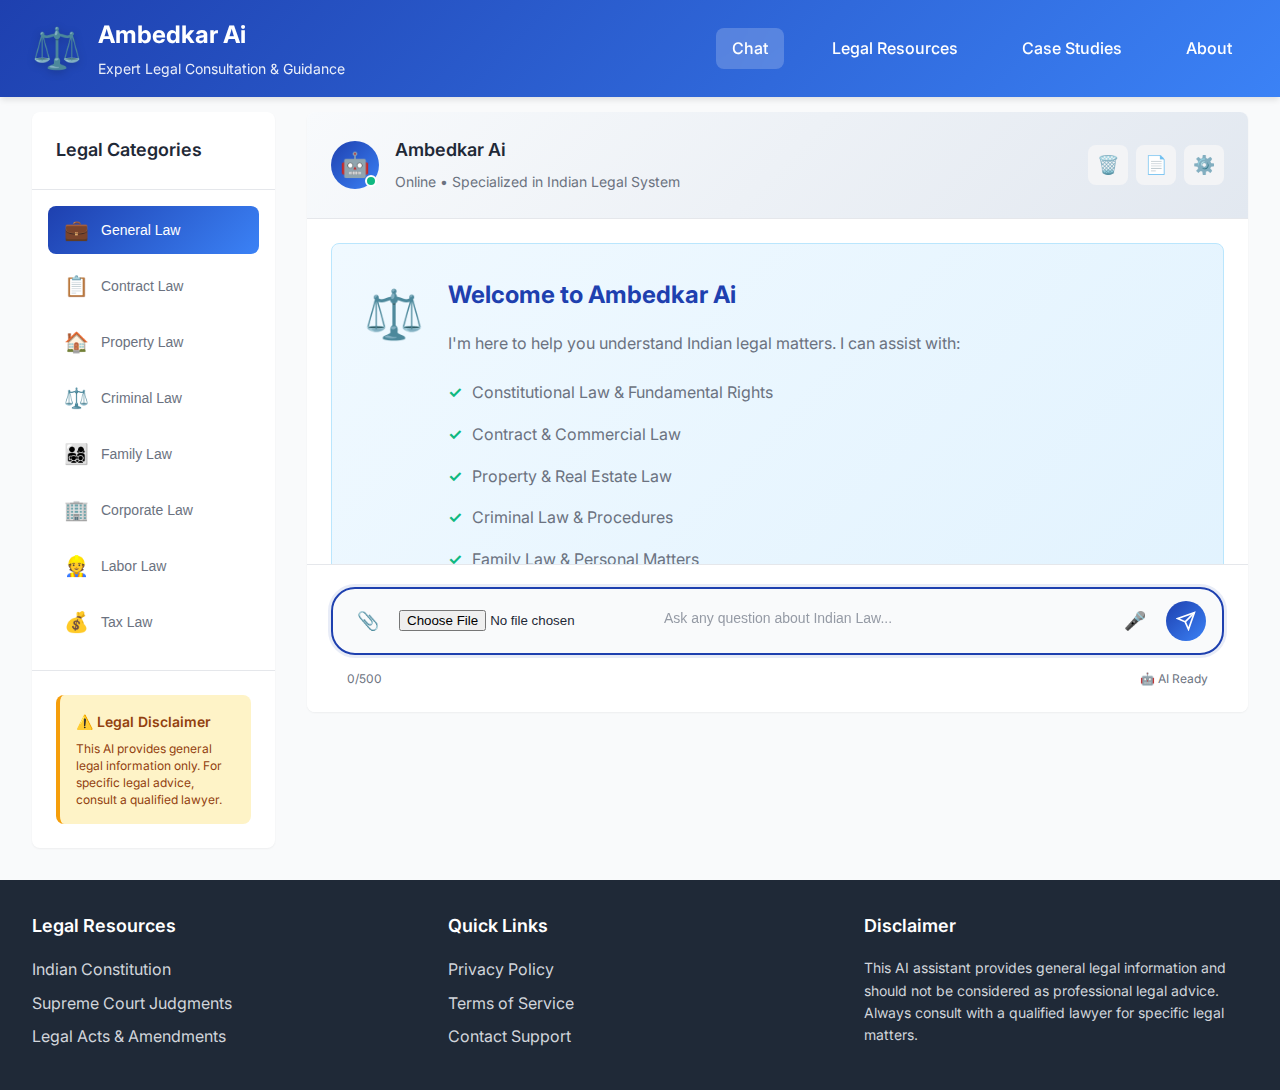
<file: index.html>
<!DOCTYPE html>
<html lang="en">
<head>
    <meta charset="UTF-8">
    <meta name="viewport" content="width=device-width, initial-scale=1.0">
    <title>Ambedkar Ai - Legal Consultation Chat</title>
    <link rel="stylesheet" href="style.css">
    <link href="https://fonts.googleapis.com/css2?family=Inter:wght@300;400;500;600;700&display=swap" rel="stylesheet">
    <link rel="icon" href="data:image/svg+xml,<svg xmlns='http://www.w3.org/2000/svg' viewBox='0 0 100 100'><text y='.9em' font-size='90'>⚖️</text></svg>">
</head>
<body>
    <!-- Header -->
    <header class="main-header">
        <div class="header-container">
            <div class="logo-section">
                <div class="logo">⚖️</div>
                <div class="brand-info">
                    <h1>Ambedkar Ai</h1>
                    <p>Expert Legal Consultation & Guidance</p>
                </div>
            </div>
            <nav class="nav-menu">
                <a href="#" class="nav-link active">Chat</a>
                <a href="#" class="nav-link">Legal Resources</a>
                <a href="#" class="nav-link">Case Studies</a>
                <a href="#" class="nav-link">About</a>
            </nav>
        </div>
    </header>

    <!-- Main Content -->
    <main class="main-content">
        <!-- Sidebar -->
        <aside class="sidebar">
            <div class="sidebar-header">
                <h3>Legal Categories</h3>
            </div>
            <div class="category-list">
                <button class="category-btn active" onclick="setCategory('general')">
                    <span class="category-icon">💼</span>
                    General Law
                </button>
                <button class="category-btn" onclick="setCategory('contract')">
                    <span class="category-icon">📋</span>
                    Contract Law
                </button>
                <button class="category-btn" onclick="setCategory('property')">
                    <span class="category-icon">🏠</span>
                    Property Law
                </button>
                <button class="category-btn" onclick="setCategory('criminal')">
                    <span class="category-icon">⚖️</span>
                    Criminal Law
                </button>
                <button class="category-btn" onclick="setCategory('family')">
                    <span class="category-icon">👨‍👩‍👧‍👦</span>
                    Family Law
                </button>
                <button class="category-btn" onclick="setCategory('corporate')">
                    <span class="category-icon">🏢</span>
                    Corporate Law
                </button>
                <button class="category-btn" onclick="setCategory('labor')">
                    <span class="category-icon">👷</span>
                    Labor Law
                </button>
                <button class="category-btn" onclick="setCategory('tax')">
                    <span class="category-icon">💰</span>
                    Tax Law
                </button>
            </div>
            
            <div class="sidebar-footer">
                <div class="disclaimer">
                    <h4>⚠️ Legal Disclaimer</h4>
                    <p>This AI provides general legal information only. For specific legal advice, consult a qualified lawyer.</p>
                </div>
            </div>
        </aside>

        <!-- Chat Area -->
        <section class="chat-section">
            <div class="chat-container">
                <!-- Chat Header -->
                <div class="chat-header">
                    <div class="chat-info">
                        <div class="bot-avatar">
                            <div class="avatar-icon">🤖</div>
                            <div class="status-indicator"></div>
                        </div>
                        <div class="bot-details">
                            <h3>Ambedkar Ai</h3>
                            <span class="status">Online • Specialized in Indian Legal System</span>
                        </div>
                    </div>
                    <div class="chat-actions">
                        <button class="action-btn" title="Clear Chat" onclick="clearChat()">🗑️</button>
                        <button class="action-btn" title="Export Chat">📄</button>
                        <button class="action-btn" title="Settings">⚙️</button>
                    </div>
                </div>

                <!-- Chat Messages -->
                <div class="chat-messages" id="chatMessages">
                    <!-- Welcome Message -->
                    <div class="welcome-section">
                        <div class="welcome-avatar">⚖️</div>
                        <div class="welcome-content">
                            <h2>Welcome to Ambedkar Ai</h2>
                            <p>I'm here to help you understand Indian legal matters. I can assist with:</p>
                            <ul>
                                <li>Constitutional Law & Fundamental Rights</li>
                                <li>Contract & Commercial Law</li>
                                <li>Property & Real Estate Law</li>
                                <li>Criminal Law & Procedures</li>
                                <li>Family Law & Personal Matters</li>
                                <li>Corporate & Business Law</li>
                            </ul>
                            <p class="welcome-note">Ask me any legal question to get started!</p>
                        </div>
                    </div>

                    <!-- Typing Indicator -->
                    <div class="typing-indicator" id="typingIndicator" style="display: none;">
                        <div class="message-avatar">🤖</div>
                        <div class="typing-bubble">
                            <div class="typing-dots">
                                <span></span>
                                <span></span>
                                <span></span>
                            </div>
                            <span class="typing-text">AI is analyzing your legal query...</span>
                        </div>
                    </div>
                </div>

                <!-- Quick Suggestions -->
                <!-- <div class="quick-suggestions">
                    <div class="suggestions-header">
                        <span>💡 Quick Questions</span>
                    </div>
                    <div class="suggestions-grid">
                        <button class="suggestion-btn" onclick="sendQuickMessage('What are the fundamental rights under Indian Constitution?')">
                            📜 Fundamental Rights
                        </button>
                        <button class="suggestion-btn" onclick="sendQuickMessage('How to register a property in India?')">
                            🏠 Property Registration
                        </button>
                        <button class="suggestion-btn" onclick="sendQuickMessage('What is the process for filing an FIR?')">
                            🚔 Filing FIR
                        </button>
                        <button class="suggestion-btn" onclick="sendQuickMessage('What are the grounds for divorce in India?')">
                            💔 Divorce Laws
                        </button>
                        <button class="suggestion-btn" onclick="sendQuickMessage('How to start a company in India?')">
                            🏢 Company Registration
                        </button>
                        <button class="suggestion-btn" onclick="sendQuickMessage('What are employee rights in India?')">
                            👷 Employee Rights
                        </button>
                    </div>
                </div> -->

                <!-- Chat Input -->
                <div class="chat-input-container">
                    <div class="input-wrapper">
                        <div class="chat-input">
                            <button class="attachment-btn" title="Attach document">📎</button>
                            <input type="file" id="fileInput" accept=".pdf,.doc,.docx,.txt">
                            <input type="text" id="messageInput" placeholder="Ask any question about Indian Law..." autocomplete="off">
                            <button class="voice-btn" title="Voice input">🎤</button>
                            <button class="send-btn" id="sendBtn" onclick="sendMessage()">
                                <svg width="20" height="20" viewBox="0 0 24 24" fill="none" stroke="currentColor" stroke-width="2">
                                    <line x1="22" y1="2" x2="11" y2="13"></line>
                                    <polygon points="22,2 15,22 11,13 2,9"></polygon>
                                </svg>
                            </button>
                        </div>
                        <div class="input-footer">
                            <span class="char-count" id="charCount">0/500</span>
                            <span class="ai-status">🤖 AI Ready</span>
                        </div>
                    </div>
                </div>
            </div>
        </section>
    </main>

    <!-- Footer -->
    <footer class="main-footer">
        <div class="footer-content">
            <div class="footer-section">
                <h4>Legal Resources</h4>
                <ul>
                    <li><a href="#">Indian Constitution</a></li>
                    <li><a href="#">Supreme Court Judgments</a></li>
                    <li><a href="#">Legal Acts & Amendments</a></li>
                </ul>
            </div>
            <div class="footer-section">
                <h4>Quick Links</h4>
                <ul>
                    <li><a href="#">Privacy Policy</a></li>
                    <li><a href="#">Terms of Service</a></li>
                    <li><a href="#">Contact Support</a></li>
                </ul>
            </div>
            <div class="footer-section">
                <h4>Disclaimer</h4>
                <p>This AI assistant provides general legal information and should not be considered as professional legal advice. Always consult with a qualified lawyer for specific legal matters.</p>
            </div>
        </div>
    </footer>

    <script src="script.js"></script>
</body>
</html>
</file>
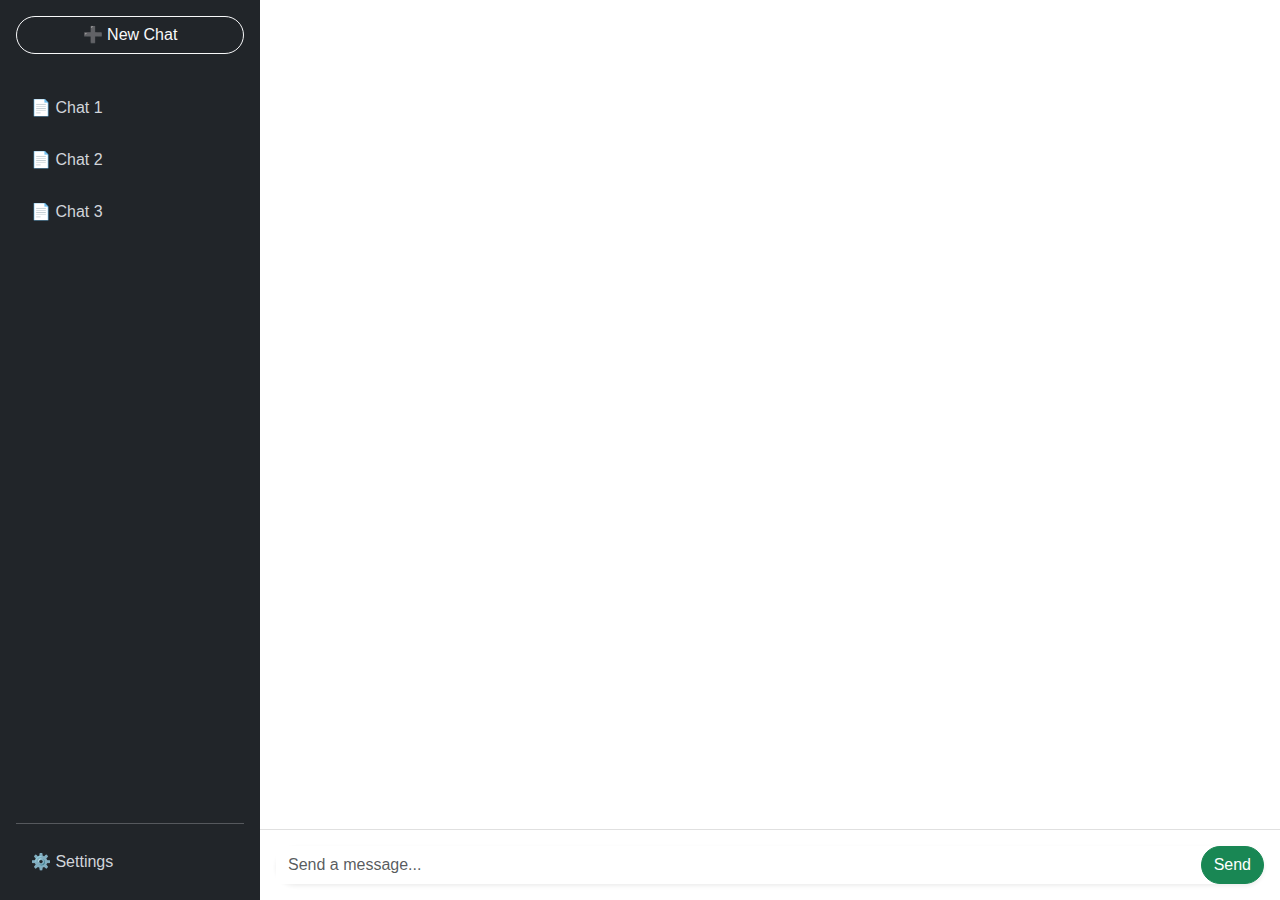
<file: frontend/index.html>
<!DOCTYPE html>
<html lang="en">
<head>
  <meta charset="UTF-8">
  <meta name="viewport" content="width=device-width, initial-scale=1">
  <title>ChatGPT Clone UI</title>
  <link href="https://cdn.jsdelivr.net/npm/bootstrap@5.3.2/dist/css/bootstrap.min.css" rel="stylesheet">
  <link rel="stylesheet" href="style.css">
</head>
<body>

<div class="d-flex" style="height: 100vh; overflow: hidden;">
  
  <!-- Sidebar -->
  <aside class="sidebar bg-dark text-white d-flex flex-column p-3">
    <div class="mb-4">
      <button class="btn btn-outline-light w-100 mb-2 rounded-pill">➕ New Chat</button>
    </div>

    <div class="flex-grow-1 overflow-auto">
      <ul class="list-unstyled">
        <li class="mb-2">
          <a href="#" class="chat-link">📄 Chat 1</a>
        </li>
        <li class="mb-2">
          <a href="#" class="chat-link">📄 Chat 2</a>
        </li>
        <li class="mb-2">
          <a href="#" class="chat-link">📄 Chat 3</a>
        </li>
      </ul>
    </div>

    <div>
      <hr class="border-light">
      <a href="#" class="chat-link">⚙️ Settings</a>
    </div>
  </aside>

  <!-- Chat Area -->
  <main class="d-flex flex-column flex-grow-1">
    <div id="chatBody" class="flex-grow-1 overflow-auto p-4 chat-body">
      <!-- Messages will appear here -->
    </div>

    <div class="chat-input-container p-3">
      <div class="input-group rounded-pill shadow-sm">
        <input type="text" id="userInput" class="form-control border-0" placeholder="Send a message...">
        <button class="btn btn-success rounded-pill" id="sendBtn">Send</button>
      </div>
    </div>
  </main>

</div>

<script src="script.js"></script>
</body>
</html>
</file>
<file: style.css>
* {
    margin: 0;
    padding: 0;
    box-sizing: border-box;
}

:root {
    --primary-color: #1e40af;
    --secondary-color: #3b82f6;
    --accent-color: #f59e0b;
    --success-color: #10b981;
    --warning-color: #f59e0b;
    --error-color: #ef4444;
    --text-primary: #1f2937;
    --text-secondary: #6b7280;
    --bg-primary: #ffffff;
    --bg-secondary: #f9fafb;
    --bg-tertiary: #f3f4f6;
    --border-color: #e5e7eb;
    --shadow-sm: 0 1px 2px 0 rgba(0, 0, 0, 0.05);
    --shadow-md: 0 4px 6px -1px rgba(0, 0, 0, 0.1);
    --shadow-lg: 0 10px 15px -3px rgba(0, 0, 0, 0.1);
    --border-radius: 8px;
    --transition: all 0.2s ease;
    --vh: 1vh;
}

body {
    font-family: 'Inter', -apple-system, BlinkMacSystemFont, 'Segoe UI', Roboto, sans-serif;
    background: var(--bg-secondary);
    color: var(--text-primary);
    line-height: 1.6;
    min-height: 100vh;
    display: flex;
    flex-direction: column;
}

/* Header */
.main-header {
    background: linear-gradient(135deg, var(--primary-color), var(--secondary-color));
    color: white;
    padding: 1rem 0;
    box-shadow: var(--shadow-md);
    position: fixed;
    top: 0;
    left: 0;
    right: 0;
    width: 100%;
    z-index: 100;
}

.header-container {
    max-width: 1400px;
    margin: 0 auto;
    padding: 0 2rem;
    display: flex;
    align-items: center;
    justify-content: space-between;
}

.logo-section {
    display: flex;
    align-items: center;
    gap: 1rem;
}

.logo {
    font-size: 2.5rem;
    filter: drop-shadow(0 2px 4px rgba(0, 0, 0, 0.2));
}

.brand-info h1 {
    font-size: 1.5rem;
    font-weight: 700;
    margin-bottom: 0.25rem;
}

.brand-info p {
    font-size: 0.875rem;
    opacity: 0.9;
}

.nav-menu {
    display: flex;
    gap: 2rem;
}

.nav-link {
    color: white;
    text-decoration: none;
    font-weight: 500;
    padding: 0.5rem 1rem;
    border-radius: var(--border-radius);
    transition: var(--transition);
    position: relative;
}

.nav-link:hover,
.nav-link.active {
    background: rgba(255, 255, 255, 0.2);
    backdrop-filter: blur(10px);
}

/* Main Content */
.main-content {
    flex: 1;
    display: flex;
    max-width: 1400px;
    margin: 0 auto;
    width: 100%;
    gap: 2rem;
    padding: 2rem;
    margin-top: 80px; /* Account for fixed header */
    /* margin-bottom: 200px; */
}

/* Sidebar */
.sidebar {
    width: 243px;
    background: var(--bg-primary);
    border-radius: var(--border-radius);
    box-shadow: var(--shadow-sm);
    height: fit-content;
    /* max-height: calc(100vh - 300px); */
    overflow-y: auto;
}

.sidebar-header {
    padding: 1.5rem;
    border-bottom: 1px solid var(--border-color);
}

.sidebar-header h3 {
    font-size: 1.125rem;
    font-weight: 600;
    color: var(--text-primary);
}

.category-list {
    padding: 1rem;
}

.category-btn {
    width: 100%;
    display: flex;
    align-items: center;
    gap: 0.75rem;
    padding: 0.75rem 1rem;
    border: none;
    background: none;
    border-radius: var(--border-radius);
    cursor: pointer;
    transition: var(--transition);
    margin-bottom: 0.5rem;
    font-size: 0.875rem;
    color: var(--text-secondary);
}

.category-btn:hover {
    background: var(--bg-tertiary);
    color: var(--text-primary);
}

.category-btn.active {
    background: linear-gradient(135deg, var(--primary-color), var(--secondary-color));
    color: white;
}

.category-icon {
    font-size: 1.25rem;
}

.sidebar-footer {
    padding: 1.5rem;
    border-top: 1px solid var(--border-color);
}

.disclaimer {
    background: #fef3c7;
    padding: 1rem;
    border-radius: var(--border-radius);
    border-left: 4px solid var(--warning-color);
}

.disclaimer h4 {
    font-size: 0.875rem;
    font-weight: 600;
    margin-bottom: 0.5rem;
    color: #92400e;
}

.disclaimer p {
    font-size: 0.75rem;
    color: #92400e;
    line-height: 1.4;
}

/* Chat Section */
.chat-section {
    flex: 1;
    display: flex;
    flex-direction: column;
}

.chat-container {
    background: var(--bg-primary);
    border-radius: var(--border-radius);
    box-shadow: var(--shadow-sm);
    height: calc(100vh - 300px);
    min-height: 600px;
    display: flex;
    flex-direction: column;
    overflow: hidden;
    position: relative;
}

/* Chat Header */
.chat-header {
    padding: 1.5rem;
    border-bottom: 1px solid var(--border-color);
    display: flex;
    align-items: center;
    justify-content: space-between;
    background: linear-gradient(135deg, #f8fafc, #e2e8f0);
}

.chat-info {
    display: flex;
    align-items: center;
    gap: 1rem;
}

.bot-avatar {
    position: relative;
}

.avatar-icon {
    width: 48px;
    height: 48px;
    background: linear-gradient(135deg, var(--primary-color), var(--secondary-color));
    border-radius: 50%;
    display: flex;
    align-items: center;
    justify-content: center;
    font-size: 1.5rem;
    color: white;
}

.status-indicator {
    position: absolute;
    bottom: 2px;
    right: 2px;
    width: 12px;
    height: 12px;
    background: var(--success-color);
    border: 2px solid white;
    border-radius: 50%;
    animation: pulse 2s infinite;
}

@keyframes pulse {
    0% { transform: scale(1); opacity: 1; }
    50% { transform: scale(1.1); opacity: 0.8; }
    100% { transform: scale(1); opacity: 1; }
}

.bot-details h3 {
    font-size: 1.125rem;
    font-weight: 600;
    margin-bottom: 0.25rem;
}

.status {
    font-size: 0.875rem;
    color: var(--text-secondary);
}

.chat-actions {
    display: flex;
    gap: 0.5rem;
}

.action-btn {
    width: 40px;
    height: 40px;
    background: var(--bg-tertiary);
    border: none;
    border-radius: var(--border-radius);
    cursor: pointer;
    display: flex;
    align-items: center;
    justify-content: center;
    transition: var(--transition);
    font-size: 1.125rem;
}

.action-btn:hover {
    background: var(--border-color);
    transform: translateY(-1px);
}

/* Chat Messages */
.chat-messages {
    flex: 1;
    padding: 1.5rem;
    overflow-y: auto;
    display: flex;
    flex-direction: column;
    gap: 1.5rem;
    height: 100%;
    padding-bottom: 2rem;
}

.chat-messages::-webkit-scrollbar {
    width: 6px;
}

.chat-messages::-webkit-scrollbar-track {
    background: var(--bg-tertiary);
    border-radius: 3px;
}

.chat-messages::-webkit-scrollbar-thumb {
    background: var(--border-color);
    border-radius: 3px;
}

.chat-messages::-webkit-scrollbar-thumb:hover {
    background: var(--text-secondary);
}

/* Welcome Section */
.welcome-section {
    display: flex;
    gap: 1.5rem;
    padding: 2rem;
    background: linear-gradient(135deg, #f0f9ff, #e0f2fe);
    border-radius: var(--border-radius);
    border: 1px solid #bae6fd;
}

.welcome-avatar {
    font-size: 3rem;
    flex-shrink: 0;
}

.welcome-content h2 {
    font-size: 1.5rem;
    font-weight: 700;
    margin-bottom: 1rem;
    color: var(--primary-color);
}

.welcome-content p {
    margin-bottom: 1rem;
    color: var(--text-secondary);
}

.welcome-content ul {
    list-style: none;
    margin-bottom: 1.5rem;
}

.welcome-content li {
    padding: 0.5rem 0;
    padding-left: 1.5rem;
    position: relative;
    color: var(--text-secondary);
}

.welcome-content li::before {
    content: "✓";
    position: absolute;
    left: 0;
    color: var(--success-color);
    font-weight: bold;
}

.welcome-note {
    font-weight: 600;
    color: var(--primary-color);
    background: white;
    padding: 1rem;
    border-radius: var(--border-radius);
    border-left: 4px solid var(--primary-color);
}

/* Message Styles */
.message {
    display: flex;
    gap: 1rem;
    animation: messageSlide 0.3s ease-out;
}

@keyframes messageSlide {
    from {
        opacity: 0;
        transform: translateY(10px);
    }
    to {
        opacity: 1;
        transform: translateY(0);
    }
}

.user-message {
    flex-direction: row-reverse;
}

.message-avatar {
    width: 40px;
    height: 40px;
    border-radius: 50%;
    display: flex;
    align-items: center;
    justify-content: center;
    font-size: 1.25rem;
    flex-shrink: 0;
    margin-top: auto;
}

.bot-message .message-avatar {
    background: linear-gradient(135deg, var(--primary-color), var(--secondary-color));
    color: white;
}

.user-message .message-avatar {
    background: linear-gradient(135deg, var(--success-color), #059669);
    color: white;
}

.message-content {
    max-width: 80%;
    display: flex;
    flex-direction: column;
    gap: 0.5rem;
    word-wrap: break-word;
    overflow-wrap: break-word;
}

.user-message .message-content {
    align-items: flex-end;
}

.message-bubble {
    padding: 1rem 1.25rem;
    border-radius: 1.125rem;
    font-size: 0.875rem;
    line-height: 1.5;
    word-wrap: break-word;
    overflow-wrap: break-word;
    white-space: pre-wrap;
    max-width: 100%;
    position: relative;
    transition: var(--transition);
    hyphens: auto;
}

.bot-message .message-bubble {
    background: var(--bg-secondary);
    color: var(--text-primary);
    border-bottom-left-radius: 0.375rem;
    border: 1px solid var(--border-color);
}

.user-message .message-bubble {
    background: linear-gradient(135deg, var(--primary-color), var(--secondary-color));
    color: white;
    border-bottom-right-radius: 0.375rem;
}

.message-bubble:hover {
    transform: translateY(-1px);
    box-shadow: var(--shadow-md);
}

/* List item styling for formatted messages */
.message-bubble .list-item {
    margin: 0.25rem 0;
    padding-left: 1rem;
}

.message-bubble h4 {
    margin: 0.5rem 0;
    font-weight: 600;
    color: inherit;
}

.message-bubble code {
    background: rgba(0, 0, 0, 0.1);
    padding: 0.125rem 0.25rem;
    border-radius: 3px;
    font-family: 'Courier New', monospace;
    font-size: 0.8em;
}

.bot-message .message-bubble code {
    background: rgba(0, 0, 0, 0.1);
}

.user-message .message-bubble code {
    background: rgba(255, 255, 255, 0.2);
}
.message-time {
    font-size: 0.75rem;
    color: var(--text-secondary);
    padding: 0 0.5rem;
}

/* Typing Indicator */
.typing-indicator {
    display: flex;
    gap: 1rem;
    animation: messageSlide 0.3s ease-out;
}

.typing-bubble {
    background: var(--bg-secondary);
    padding: 1rem 1.25rem;
    border-radius: 1.125rem;
    border-bottom-left-radius: 0.375rem;
    border: 1px solid var(--border-color);
    display: flex;
    align-items: center;
    gap: 0.75rem;
}

.typing-dots {
    display: flex;
    gap: 0.25rem;
}

.typing-dots span {
    width: 6px;
    height: 6px;
    background: var(--text-secondary);
    border-radius: 50%;
    animation: typingDot 1.4s infinite ease-in-out;
}

.typing-dots span:nth-child(1) { animation-delay: -0.32s; }
.typing-dots span:nth-child(2) { animation-delay: -0.16s; }

@keyframes typingDot {
    0%, 80%, 100% {
        transform: scale(0.8);
        opacity: 0.5;
    }
    40% {
        transform: scale(1);
        opacity: 1;
    }
}

.typing-text {
    font-size: 0.75rem;
    color: var(--text-secondary);
    font-style: italic;
}

/* Quick Suggestions */
.quick-suggestions {
    padding: 1rem 1.5rem;
    border-top: 1px solid var(--border-color);
    background: var(--bg-secondary);
    max-height: 200px;
    overflow-y: auto;
}

.suggestions-header {
    font-size: 0.875rem;
    font-weight: 600;
    color: var(--text-secondary);
    margin-bottom: 1rem;
}

.suggestions-grid {
    display: grid;
    grid-template-columns: repeat(auto-fit, minmax(200px, 1fr));
    gap: 0.75rem;
}

.suggestion-btn {
    background: white;
    border: 1px solid var(--border-color);
    border-radius: var(--border-radius);
    padding: 0.75rem 1rem;
    font-size: 0.75rem;
    color: var(--text-secondary);
    cursor: pointer;
    transition: var(--transition);
    text-align: left;
    display: flex;
    align-items: center;
    gap: 0.5rem;
}

.suggestion-btn:hover {
    background: var(--primary-color);
    color: white;
    border-color: var(--primary-color);
    transform: translateY(-1px);
    box-shadow: var(--shadow-md);
}

/* Chat Input */
.chat-input-container {
    padding: 1.5rem;
    border-top: 1px solid var(--border-color);
    background: var(--bg-primary);
    position: sticky;
    bottom: 0;
    z-index: 10;
}

.input-wrapper {
    max-width: 100%;
}

.chat-input {
    display: flex;
    align-items: center;
    gap: 0.75rem;
    background: var(--bg-secondary);
    border: 2px solid var(--border-color);
    border-radius: 1.5rem;
    padding: 0.75rem 1rem;
    transition: var(--transition);
    position: relative;
    min-height: 56px;
}

.chat-input:focus-within {
    border-color: var(--primary-color);
    box-shadow: 0 0 0 3px rgba(30, 64, 175, 0.1);
    transform: translateY(-2px);
}

.attachment-btn,
.voice-btn {
    background: none;
    border: none;
    font-size: 1.125rem;
    cursor: pointer;
    padding: 0.5rem;
    border-radius: 50%;
    transition: var(--transition);
    color: var(--text-secondary);
}

.attachment-btn:hover,
.voice-btn:hover {
    background: var(--border-color);
    color: var(--text-primary);
}

#messageInput {
    flex: 1;
    border: none;
    background: none;
    outline: none;
    font-size: 0.875rem;
    color: var(--text-primary);
    padding: 0.5rem 0;
    resize: none;
    min-height: 20px;
    max-height: 120px;
    overflow-y: auto;
    line-height: 1.5;
    transition: var(--transition);
}

#messageInput::placeholder {
    color: var(--text-secondary);
    transition: var(--transition);
}

#messageInput:focus::placeholder {
    opacity: 0.7;
    transform: translateY(-2px);
}

.send-btn {
    width: 40px;
    height: 40px;
    background: linear-gradient(135deg, var(--primary-color), var(--secondary-color));
    border: none;
    border-radius: 50%;
    color: white;
    cursor: pointer;
    display: flex;
    align-items: center;
    justify-content: center;
    transition: var(--transition);
    position: relative;
    overflow: hidden;
}

.send-btn:hover {
    transform: scale(1.05);
    box-shadow: var(--shadow-md);
}

.send-btn:active {
    transform: scale(0.95);
}

.send-btn.sending {
    animation: sendPulse 0.6s ease-in-out;
}

@keyframes sendPulse {
    0% { transform: scale(1); }
    50% { transform: scale(1.1); background: var(--success-color); }
    100% { transform: scale(1); }
}

.input-footer {
    display: flex;
    justify-content: space-between;
    align-items: center;
    margin-top: 0.75rem;
    padding: 0 1rem;
}

.char-count,
.ai-status {
    font-size: 0.75rem;
    color: var(--text-secondary);
}

.ai-status {
    display: flex;
    align-items: center;
    gap: 0.25rem;
}

/* Error message styling */
.error-message .message-bubble {
    background: #fee2e2 !important;
    color: #dc2626 !important;
    border-color: #fecaca !important;
}

/* Disabled states */
#messageInput:disabled {
    opacity: 0.6;
    cursor: not-allowed;
    background: var(--bg-tertiary);
}

.send-btn:disabled {
    opacity: 0.4;
    cursor: not-allowed;
    transform: none !important;
    background: var(--text-secondary) !important;
}

/* Input animations */
.input-wrapper {
    position: relative;
}

.input-wrapper.typing .chat-input {
    border-color: var(--success-color);
    box-shadow: 0 0 0 3px rgba(16, 185, 129, 0.1);
}

.input-wrapper.sending .chat-input {
    border-color: var(--primary-color);
    background: linear-gradient(45deg, var(--bg-secondary), #f0f9ff);
}

/* Message sending animation */
.message.sending {
    opacity: 0.7;
    transform: translateX(10px);
}

.message.sent {
    animation: messageSent 0.3s ease-out;
}

@keyframes messageSent {
    0% { opacity: 0.7; transform: translateX(10px); }
    100% { opacity: 1; transform: translateX(0); }
}

/* Footer */
.main-footer {
    background: var(--text-primary);
    color: white;
    padding: 2rem 0;
    /* position: fixed; */
    bottom: 0;
    left: 0;
    right: 0;
    width: 100%;
    z-index: 99;
}

.footer-content {
    max-width: 1400px;
    margin: 0 auto;
    padding: 0 2rem;
    display: grid;
    grid-template-columns: repeat(auto-fit, minmax(250px, 1fr));
    gap: 2rem;
}

.footer-section h4 {
    font-size: 1.125rem;
    font-weight: 600;
    margin-bottom: 1rem;
    color: white;
}

.footer-section ul {
    list-style: none;
}

.footer-section li {
    margin-bottom: 0.5rem;
}

.footer-section a {
    color: #d1d5db;
    text-decoration: none;
    transition: var(--transition);
}

.footer-section a:hover {
    color: white;
}

.footer-section p {
    color: #d1d5db;
    font-size: 0.875rem;
    line-height: 1.6;
}

/* Responsive Design */
@media (max-width: 1024px) {
    .main-content {
        flex-direction: column;
        padding: 1rem;
        margin-top: 100px;
        margin-bottom: 250px;
    }
    
    .sidebar {
        width: 100%;
        order: 2;
        max-height: 300px;
    }
    
    .chat-container {
        height: calc(100vh - 400px);
    }
    
    .suggestions-grid {
        grid-template-columns: repeat(auto-fit, minmax(150px, 1fr));
    }
}

@media (max-width: 768px) {
    /* Mobile Header */
    .header-container {
        flex-direction: column;
        gap: 1rem;
        text-align: center;
        padding: 0 1rem;
    }
    
    .logo-section {
        justify-content: center;
    }
    
    .logo {
        font-size: 2rem;
    }
    
    .brand-info h1 {
        font-size: 1.25rem;
    }
    
    .brand-info p {
        font-size: 0.75rem;
    }
    
    .nav-menu {
        justify-content: center;
        flex-wrap: wrap;
        gap: 1rem;
    }
    
    .nav-link {
        padding: 0.5rem 0.75rem;
        font-size: 0.875rem;
    }
    
    /* Mobile Main Content */
    .main-content {
        padding: 0.5rem;
        margin-top: 120px;
        margin-bottom: 300px;
        gap: 1rem;
    }
    
    /* Mobile Sidebar */
    .sidebar {
        order: -1;
        max-height: 200px;
        margin-bottom: 1rem;
    }
    
    .category-list {
        display: grid;
        grid-template-columns: repeat(2, 1fr);
        gap: 0.5rem;
        padding: 0.75rem;
    }
    
    .category-btn {
        padding: 0.5rem;
        font-size: 0.75rem;
        text-align: center;
        flex-direction: column;
        gap: 0.25rem;
    }
    
    .category-icon {
        font-size: 1rem;
    }
    
    .sidebar-footer {
        padding: 1rem;
    }
    
    .disclaimer {
        padding: 0.75rem;
    }
    
    .disclaimer h4 {
        font-size: 0.75rem;
    }
    
    .disclaimer p {
        font-size: 0.7rem;
    }
    
    /* Mobile Chat Container */
    .chat-container {
        height: calc(100vh - 450px);
        min-height: 500px;
    }
    
    /* Mobile Chat Header */
    .chat-header {
        padding: 1rem;
        flex-direction: column;
        gap: 1rem;
        text-align: center;
    }
    
    .chat-info {
        justify-content: center;
    }
    
    .bot-details h3 {
        font-size: 1rem;
    }
    
    .status {
        font-size: 0.75rem;
    }
    
    /* Mobile Messages */
    .chat-messages {
        padding: 1rem;
        gap: 1rem;
    }
    
    .welcome-section {
        flex-direction: column;
        text-align: center;
        padding: 1.5rem;
        gap: 1rem;
    }
    
    .welcome-avatar {
        font-size: 2.5rem;
    }
    
    .welcome-content h2 {
        font-size: 1.25rem;
    }
    
    .welcome-content p,
    .welcome-content li {
        font-size: 0.875rem;
    }
    
    .message-content {
        max-width: 90%;
    }
    
    .message-bubble {
        padding: 0.75rem 1rem;
        font-size: 0.875rem;
        border-radius: 1rem;
    }
    
    .bot-message .message-bubble {
        border-bottom-left-radius: 0.25rem;
    }
    
    .user-message .message-bubble {
        border-bottom-right-radius: 0.25rem;
    }
    
    .message-time {
        font-size: 0.7rem;
    }
    
    /* Mobile Quick Suggestions */
    .quick-suggestions {
        padding: 1rem;
        max-height: 150px;
    }
    
    .suggestions-grid {
        grid-template-columns: 1fr;
        gap: 0.5rem;
    }
    
    .suggestion-btn {
        padding: 0.75rem;
        font-size: 0.75rem;
        border-radius: 0.5rem;
    }
    
    /* Mobile Chat Input */
    .chat-input-container {
        padding: 1rem;
    }
    
    .chat-input {
        padding: 0.75rem;
        gap: 0.5rem;
        border-radius: 1.25rem;
    }
    
    #messageInput {
        font-size: 0.875rem;
        padding: 0.5rem 0;
    }
    
    .attachment-btn,
    .voice-btn {
        font-size: 1rem;
        padding: 0.375rem;
    }
    
    .send-btn {
        width: 36px;
        height: 36px;
    }
    
    .input-footer {
        margin-top: 0.5rem;
        padding: 0 0.5rem;
    }
    
    .char-count,
    .ai-status {
        font-size: 0.7rem;
    }
    
    /* Mobile Footer */
    .footer-content {
        grid-template-columns: 1fr;
        text-align: center;
        gap: 1.5rem;
        padding: 0 1rem;
    }
    
    .main-footer {
        padding: 1.5rem 0;
    }
    
    .footer-section h4 {
        font-size: 1rem;
        margin-bottom: 0.75rem;
    }
    
    .footer-section p {
        font-size: 0.8rem;
    }
    
    .footer-section a {
        font-size: 0.875rem;
    }
}

/* Extra Small Mobile Devices */
@media (max-width: 480px) {
    .main-header {
        padding: 0.75rem 0;
    }
    
    .header-container {
        padding: 0 0.75rem;
    }
    
    .logo {
        font-size: 1.75rem;
    }
    
    .brand-info h1 {
        font-size: 1.125rem;
    }
    
    .nav-menu {
        gap: 0.75rem;
    }
    
    .nav-link {
        padding: 0.375rem 0.5rem;
        font-size: 0.8rem;
    }
    
    .main-content {
        padding: 0.25rem;
        margin-top: 110px;
        margin-bottom: 320px;
    }
    
    .chat-container {
        height: calc(100vh - 480px);
        min-height: 450px;
    }
    
    .category-list {
        grid-template-columns: 1fr;
    }
    
    .category-btn {
        flex-direction: row;
        justify-content: flex-start;
        gap: 0.5rem;
    }
    
    .welcome-section {
        padding: 1rem;
    }
    
    .welcome-content h2 {
        font-size: 1.125rem;
    }
    
    .message-bubble {
        padding: 0.625rem 0.875rem;
        font-size: 0.8rem;
    }
    
    .chat-input {
        padding: 0.625rem;
    }
    
    .send-btn {
        width: 32px;
        height: 32px;
    }
    
    .main-footer {
        padding: 1rem 0;
    }
}

/* Touch Device Optimizations */
@media (hover: none) and (pointer: coarse) {
    .category-btn,
    .suggestion-btn,
    .action-btn,
    .send-btn,
    .attachment-btn,
    .voice-btn {
        min-height: 44px;
        min-width: 44px;
    }
    
    .nav-link {
        min-height: 44px;
        display: flex;
        align-items: center;
        justify-content: center;
    }
    
    .message-bubble {
        user-select: text;
        -webkit-user-select: text;
    }
    
    /* Remove hover effects on touch devices */
    .category-btn:hover,
    .suggestion-btn:hover,
    .action-btn:hover,
    .nav-link:hover {
        transform: none;
    }
    
    /* Add touch feedback */
    .category-btn:active,
    .suggestion-btn:active,
    .action-btn:active,
    .send-btn:active {
        transform: scale(0.95);
        transition: transform 0.1s ease;
    }
}
</file>
<file: frontend/style.css>
body, html {
    height: 100%;
    margin: 0;
    background-color: #f0f2f5;
    font-family: 'Segoe UI', Tahoma, Geneva, Verdana, sans-serif;
  }
  
  .sidebar {
    width: 260px;
    background-color: #202123;
  }
  
  .chat-link {
    color: #d1d5db;
    text-decoration: none;
    padding: 10px 15px;
    display: block;
    border-radius: 8px;
    transition: background 0.2s, color 0.2s;
  }
  
  .chat-link:hover {
    background-color: #2c2d30;
    color: white;
  }
  
  .chat-body {
    background-color: #ffffff;
    overflow-y: auto;
  }
  
  .chat-message {
    margin-bottom: 20px;
  }
  
  .user-message {
    text-align: right;
  }
  
  .bot-message {
    text-align: left;
  }
  
  .chat-message p {
    display: inline-block;
    padding: 12px 20px;
    border-radius: 20px;
    max-width: 70%;
    font-size: 16px;
    background-color: #f1f2f6;
  }
  
  .user-message p {
    background-color: #0d6efd;
    color: white;
  }
  
  .chat-input-container {
    background-color: #ffffff;
    border-top: 1px solid #e0e0e0;
  }
  
  .input-group input:focus {
    box-shadow: none;
  }
</file>
